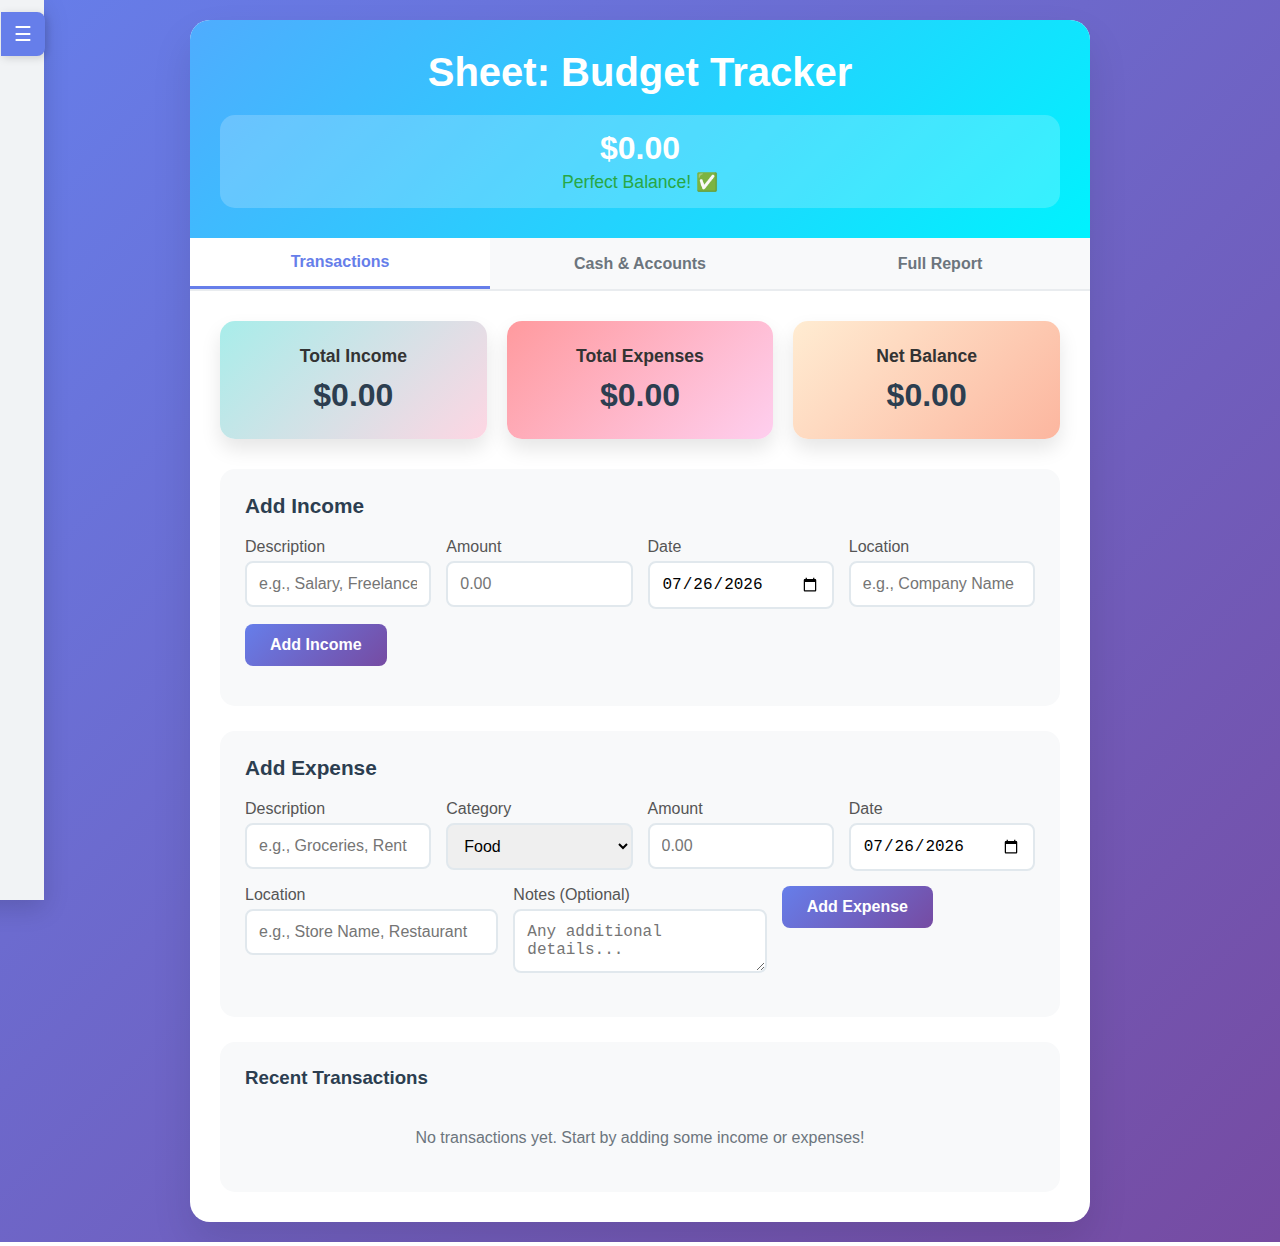
<file: index.html>
<!DOCTYPE html>
<html lang="en">

<head>
    <meta charset="UTF-8" />
    <meta name="viewport" content="width=device-width, initial-scale=1.0" />
    <title>Budget Tracker</title>
    <link rel="stylesheet" href="styles.css" />
</head>

<body>

    <div class="app-layout">
        <!-- Sidebar (starts collapsed but with a visible handle) -->
        <aside id="sidebar" class="collapsed">
            <!-- Handle that hides/shows the sidebar; always attached to the sidebar -->
            <button id="sidebarToggle" class="sidebar-handle" aria-label="Toggle sidebar">☰</button>

            <div class="sidebar-inner">
                <h2>Budgets</h2>

                <ul id="budgetTabs"></ul>

                <div class="sidebar-actions">
                    <button id="addBudgetBtn" class="btn btn-full">+ Add Tab</button>
                    <button id="toggleEditBtn" class="btn btn-full">✏️ Edit Tabs</button>
                </div>
            </div>
        </aside>

        <!-- Main App -->
        <div class="container">

            <!-- Blank state (hidden until no sheets exist) -->
            <div id="blankState" style="display:none; padding:40px; text-align:center; color:#6c757d;">
                <h2 style="margin-bottom:20px;">No sheets available</h2>
                <p style="margin-bottom:20px;">Start by creating a new sheet to track your budget.</p>
                <button class="btn" onclick="addBudget()">+ Add New Sheet</button>
            </div>

            <!-- Full App Content -->
            <div id="appContent">
                <div class="header">
                    <h1 id="sheetTitle">Sheet: Budget Tracker</h1>
                    <div class="balance-check">
                        <div class="balance-amount" id="balanceCheck">$0.00</div>
                        <div class="balance-status" id="balanceStatus">Perfect Balance!</div>
                    </div>
                </div>

                <div class="tabs">
                    <button class="tab active" onclick="switchTab('transactions')">Transactions</button>
                    <button class="tab" onclick="switchTab('accounts')">Cash & Accounts</button>
                    <button class="tab" onclick="switchTab('reports')">Full Report</button>
                </div>

                <!-- Transactions Tab -->
                <div class="tab-content active" id="transactions">
                    <div class="summary-cards">
                        <div class="card income">
                            <h3>Total Income</h3>
                            <div class="amount" id="totalIncome">$0.00</div>
                        </div>
                        <div class="card expenses">
                            <h3>Total Expenses</h3>
                            <div class="amount" id="totalExpenses">$0.00</div>
                        </div>
                        <div class="card">
                            <h3>Net Balance</h3>
                            <div class="amount" id="netBalance">$0.00</div>
                        </div>
                    </div>

                    <div class="input-section">
                        <h3>Add Income</h3>
                        <div class="input-row">
                            <div class="input-group">
                                <label for="incomeDesc">Description</label>
                                <input type="text" id="incomeDesc" placeholder="e.g., Salary, Freelance">
                            </div>
                            <div class="input-group">
                                <label for="incomeAmount">Amount</label>
                                <input type="number" id="incomeAmount" placeholder="0.00" step="0.01">
                            </div>
                            <div class="input-group">
                                <label for="incomeDate">Date</label>
                                <input type="date" id="incomeDate">
                            </div>
                            <div class="input-group">
                                <label for="incomeLocation">Location</label>
                                <input type="text" id="incomeLocation" placeholder="e.g., Company Name">
                            </div>
                            <div class="input-group">
                                <button class="btn" onclick="addIncome()">Add Income</button>
                            </div>
                        </div>
                    </div>

                    <div class="input-section">
                        <h3>Add Expense</h3>
                        <div class="input-row">
                            <div class="input-group">
                                <label for="expenseDesc">Description</label>
                                <input type="text" id="expenseDesc" placeholder="e.g., Groceries, Rent">
                            </div>
                            <div class="input-group">
                                <label for="expenseCategory">Category</label>
                                <select id="expenseCategory">
                                    <option value="Food">Food</option>
                                    <option value="Housing">Housing</option>
                                    <option value="Transportation">Transportation</option>
                                    <option value="Entertainment">Entertainment</option>
                                    <option value="Utilities">Utilities</option>
                                    <option value="Healthcare">Healthcare</option>
                                    <option value="Shopping">Shopping</option>
                                    <option value="Other">Other</option>
                                </select>
                            </div>
                            <div class="input-group">
                                <label for="expenseAmount">Amount</label>
                                <input type="number" id="expenseAmount" placeholder="0.00" step="0.01">
                            </div>
                            <div class="input-group">
                                <label for="expenseDate">Date</label>
                                <input type="date" id="expenseDate">
                            </div>
                        </div>
                        <div class="input-row">
                            <div class="input-group">
                                <label for="expenseLocation">Location</label>
                                <input type="text" id="expenseLocation" placeholder="e.g., Store Name, Restaurant">
                            </div>
                            <div class="input-group">
                                <label for="expenseNotes">Notes (Optional)</label>
                                <textarea id="expenseNotes" placeholder="Any additional details..."></textarea>
                            </div>
                            <div class="input-group">
                                <button class="btn" onclick="addExpense()">Add Expense</button>
                            </div>
                        </div>
                    </div>

                    <div class="transactions-list">
                        <h3 style="color:#2c3e50; margin-bottom:20px;">Recent Transactions</h3>
                        <div id="transactionsList">
                            <p style="text-align:center; color:#6c757d; padding:20px;">No transactions yet. Start by
                                adding some income or expenses!</p>
                        </div>
                    </div>
                </div>

                <!-- Cash & Accounts Tab -->
                <div class="tab-content" id="accounts">
                    <div class="summary-cards">
                        <div class="card cash">
                            <h3>Total Cash & Accounts</h3>
                            <div class="amount" id="totalAccounts">$0.00</div>
                        </div>
                        <div class="card">
                            <h3>Balance Check</h3>
                            <div class="amount" id="balanceCheckAccounts">$0.00</div>
                        </div>
                    </div>

                    <div class="input-section">
                        <h3>Add/Update Account</h3>
                        <div class="input-row">
                            <div class="input-group">
                                <label for="accountName">Account Name</label>
                                <input type="text" id="accountName" placeholder="e.g., Cash Coins, Bank1, Wallet">
                            </div>
                            <div class="input-group">
                                <label for="accountType">Type</label>
                                <select id="accountType">
                                    <option value="Cash">Cash</option>
                                    <option value="Checking">Checking Account</option>
                                    <option value="Savings">Savings Account</option>
                                    <option value="Credit Card">Credit Card</option>
                                    <option value="Investment">Investment</option>
                                    <option value="Other">Other</option>
                                </select>
                            </div>
                            <div class="input-group">
                                <label for="accountAmount">Current Balance</label>
                                <input type="number" id="accountAmount" placeholder="0.00" step="0.01">
                            </div>
                            <div class="input-group">
                                <button class="btn" onclick="addAccount()">Add/Update Account</button>
                            </div>
                        </div>
                    </div>

                    <div class="transactions-list">
                        <h3 style="color:#2c3e50; margin-bottom:20px;">Your Accounts</h3>
                        <div id="accountsList">
                            <p style="text-align:center; color:#6c757d; padding:20px;">No accounts added yet. Start by
                                adding your cash and bank accounts!</p>
                        </div>
                    </div>
                </div>

                <!-- Full Report Tab -->
                <div class="tab-content" id="reports">
                    <div class="report-filters">
                        <div class="input-group">
                            <label for="filterStartDate">From Date</label>
                            <input type="date" id="filterStartDate">
                        </div>
                        <div class="input-group">
                            <label for="filterEndDate">To Date</label>
                            <input type="date" id="filterEndDate">
                        </div>
                        <div class="input-group">
                            <label for="filterCategory">Category</label>
                            <select id="filterCategory">
                                <option value="">All Categories</option>
                                <option value="Income">Income</option>
                                <option value="Food">Food</option>
                                <option value="Housing">Housing</option>
                                <option value="Transportation">Transportation</option>
                                <option value="Entertainment">Entertainment</option>
                                <option value="Utilities">Utilities</option>
                                <option value="Healthcare">Healthcare</option>
                                <option value="Shopping">Shopping</option>
                                <option value="Other">Other</option>
                            </select>
                        </div>
                        <div class="input-group">
                            <button class="btn" onclick="applyFilters()">Apply Filters</button>
                        </div>
                    </div>

                    <div class="transactions-list">
                        <h3 style="color:#2c3e50; margin-bottom:20px;">Detailed Transaction Report</h3>
                        <div id="reportsList">
                            <p style="text-align:center; color:#6c757d; padding:20px;">No transactions to show. Add some
                                transactions first!</p>
                        </div>
                    </div>
                </div>
            </div> <!-- end of appContent -->

        </div> <!-- end of container -->
    </div> <!-- end of app-layout -->

    <!-- Sheet Modal -->
    <div id="sheetModal" class="modal hidden">
        <div class="modal-content">
            <h3>Edit Sheet</h3>
            <div class="input-group">
                <label for="sheetName">Name</label>
                <input type="text" id="sheetName">
            </div>
            <div class="input-group">
                <label>Choose Color</label>
                <div id="colorChoices" class="color-choices"></div>
                <div class="modal-actions">
                    <button id="saveSheetBtn" class="btn">Save</button>
                    <button id="cancelSheetBtn" class="btn btn-danger">Cancel</button>
                </div>
            </div>
        </div>
    </div>

    <script src="app.js"></script>

</body>

</html>
</file>
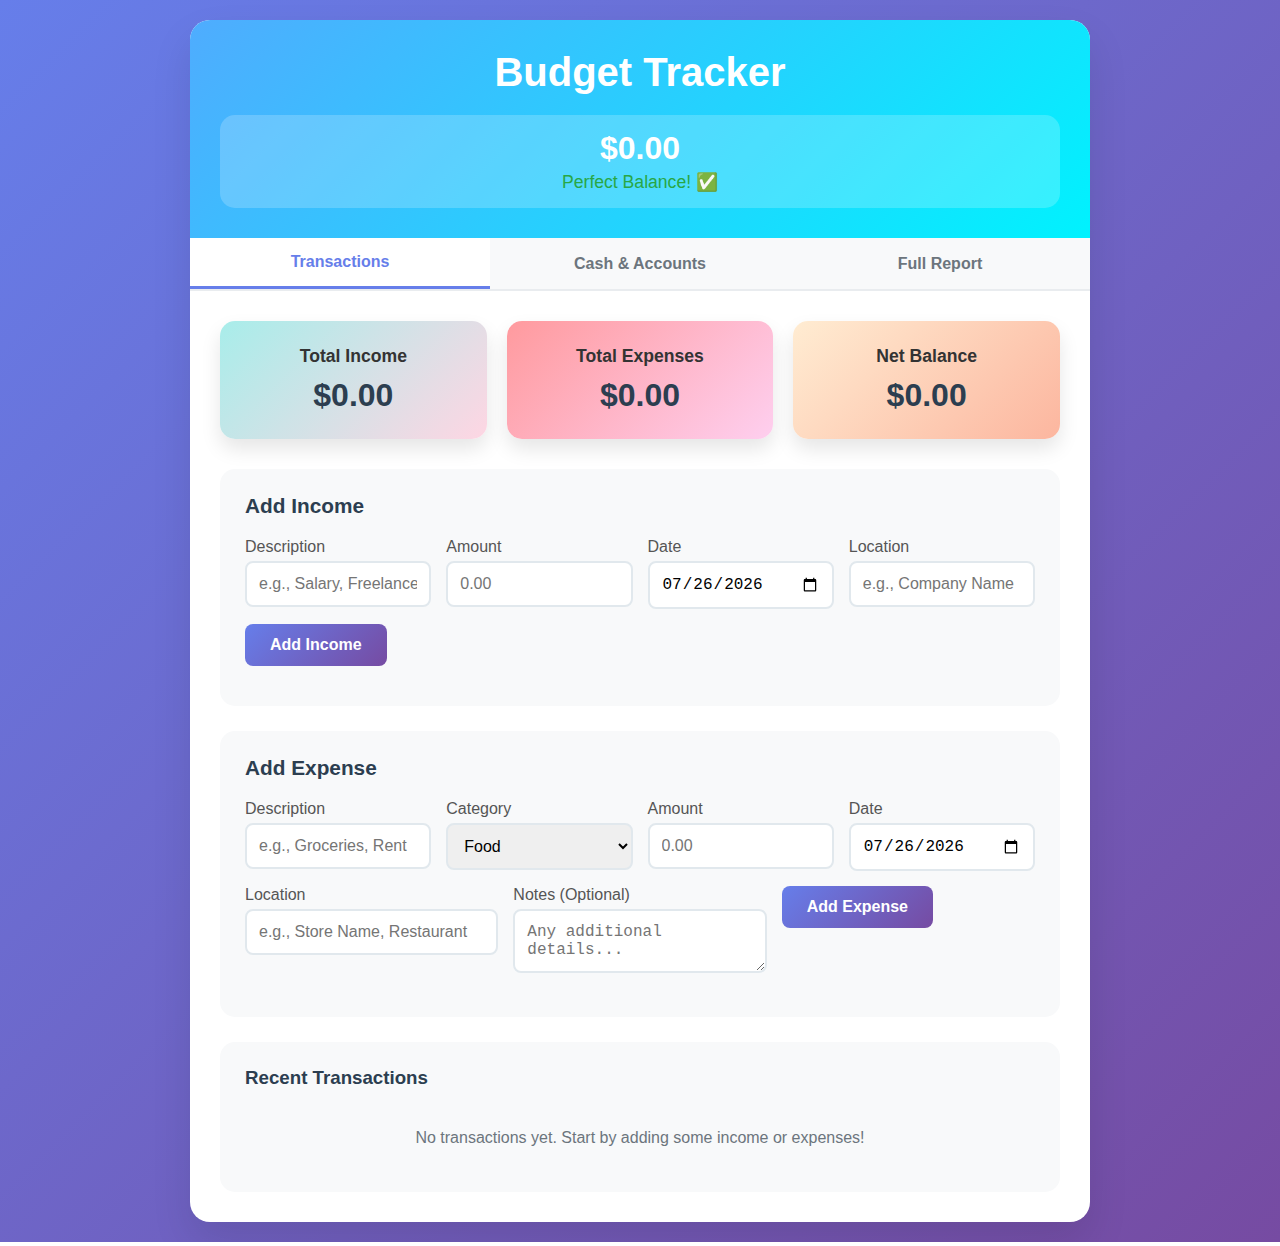
<file: budget_tracker.html>
<!DOCTYPE html>
<html lang="en">
<head>
    <meta charset="UTF-8">
    <meta name="viewport" content="width=device-width, initial-scale=1.0">
    <title>Budget Tracker</title>
    <style>
        * {
            margin: 0;
            padding: 0;
            box-sizing: border-box;
        }
        
        body {
            font-family: -apple-system, BlinkMacSystemFont, 'Segoe UI', Roboto, sans-serif;
            background: linear-gradient(135deg, #667eea 0%, #764ba2 100%);
            min-height: 100vh;
            padding: 20px;
        }
        
        .container {
            max-width: 900px;
            margin: 0 auto;
            background: white;
            border-radius: 20px;
            box-shadow: 0 20px 40px rgba(0,0,0,0.1);
            overflow: hidden;
        }
        
        .header {
            background: linear-gradient(135deg, #4facfe 0%, #00f2fe 100%);
            padding: 30px;
            text-align: center;
            color: white;
        }
        
        .header h1 {
            font-size: 2.5rem;
            font-weight: 700;
            margin-bottom: 10px;
        }
        
        .balance-check {
            background: rgba(255,255,255,0.2);
            padding: 15px;
            border-radius: 15px;
            margin-top: 20px;
        }
        
        .balance-amount {
            font-size: 2rem;
            font-weight: bold;
            margin-bottom: 5px;
        }
        
        .balance-status {
            font-size: 1.1rem;
            font-weight: 500;
        }
        
        .tabs {
            display: flex;
            background: #f8f9fa;
            border-bottom: 2px solid #e9ecef;
        }
        
        .tab {
            flex: 1;
            padding: 15px 20px;
            background: none;
            border: none;
            cursor: pointer;
            font-size: 1rem;
            font-weight: 600;
            color: #6c757d;
            transition: all 0.3s;
        }
        
        .tab.active {
            background: white;
            color: #667eea;
            border-bottom: 3px solid #667eea;
        }
        
        .tab:hover:not(.active) {
            background: #e9ecef;
            color: #495057;
        }
        
        .tab-content {
            display: none;
            padding: 30px;
        }
        
        .tab-content.active {
            display: block;
        }
        
        .summary-cards {
            display: grid;
            grid-template-columns: repeat(auto-fit, minmax(200px, 1fr));
            gap: 20px;
            margin-bottom: 30px;
        }
        
        .card {
            background: linear-gradient(135deg, #ffecd2 0%, #fcb69f 100%);
            padding: 25px;
            border-radius: 15px;
            text-align: center;
            box-shadow: 0 10px 20px rgba(0,0,0,0.1);
        }
        
        .card.income {
            background: linear-gradient(135deg, #a8edea 0%, #fed6e3 100%);
        }
        
        .card.expenses {
            background: linear-gradient(135deg, #ff9a9e 0%, #fecfef 100%);
        }
        
        .card.cash {
            background: linear-gradient(135deg, #ffeaa7 0%, #fab1a0 100%);
        }
        
        .card h3 {
            color: #333;
            margin-bottom: 10px;
            font-size: 1.1rem;
        }
        
        .card .amount {
            font-size: 2rem;
            font-weight: bold;
            color: #2c3e50;
        }
        
        .input-section {
            background: #f8f9fa;
            padding: 25px;
            border-radius: 15px;
            margin-bottom: 25px;
        }
        
        .input-section h3 {
            color: #2c3e50;
            margin-bottom: 20px;
            font-size: 1.3rem;
        }
        
        .input-row {
            display: flex;
            gap: 15px;
            margin-bottom: 15px;
            flex-wrap: wrap;
        }
        
        .input-group {
            flex: 1;
            min-width: 150px;
        }
        
        label {
            display: block;
            margin-bottom: 5px;
            color: #555;
            font-weight: 500;
        }
        
        input[type="text"], input[type="number"], input[type="date"], select, textarea {
            width: 100%;
            padding: 12px;
            border: 2px solid #e1e8ed;
            border-radius: 8px;
            font-size: 1rem;
            transition: border-color 0.3s;
        }
        
        textarea {
            resize: vertical;
            min-height: 60px;
        }
        
        input:focus, select:focus, textarea:focus {
            outline: none;
            border-color: #667eea;
            box-shadow: 0 0 0 3px rgba(102, 126, 234, 0.1);
        }
        
        .btn {
            background: linear-gradient(135deg, #667eea 0%, #764ba2 100%);
            color: white;
            border: none;
            padding: 12px 25px;
            border-radius: 8px;
            cursor: pointer;
            font-size: 1rem;
            font-weight: 600;
            transition: transform 0.2s;
        }
        
        .btn:hover {
            transform: translateY(-2px);
        }
        
        .btn-danger {
            background: linear-gradient(135deg, #dc3545 0%, #c82333 100%);
        }
        
        .transactions-list {
            background: #f8f9fa;
            border-radius: 15px;
            padding: 25px;
        }
        
        .transaction-item, .account-item, .report-item {
            background: white;
            padding: 15px;
            margin-bottom: 10px;
            border-radius: 10px;
            display: flex;
            justify-content: space-between;
            align-items: center;
            box-shadow: 0 2px 5px rgba(0,0,0,0.05);
        }
        
        .transaction-item:last-child, .account-item:last-child, .report-item:last-child {
            margin-bottom: 0;
        }
        
        .transaction-details, .account-details, .report-details {
            flex-grow: 1;
        }
        
        .transaction-description, .account-name, .report-description {
            font-weight: 600;
            color: #2c3e50;
            margin-bottom: 3px;
        }
        
        .transaction-category, .account-type, .report-location {
            color: #6c757d;
            font-size: 0.9rem;
        }
        
        .transaction-amount, .account-amount, .report-amount {
            font-weight: bold;
            font-size: 1.1rem;
        }
        
        .income-amount {
            color: #28a745;
        }
        
        .expense-amount {
            color: #dc3545;
        }
        
        .cash-amount {
            color: #f39c12;
        }
        
        .delete-btn {
            background: #dc3545;
            color: white;
            border: none;
            padding: 8px 12px;
            border-radius: 5px;
            cursor: pointer;
            margin-left: 10px;
            font-size: 0.9rem;
        }
        
        .delete-btn:hover {
            background: #c82333;
        }
        
        .account-grid {
            display: grid;
            grid-template-columns: repeat(auto-fit, minmax(250px, 1fr));
            gap: 15px;
            margin-bottom: 20px;
        }
        
        .report-filters {
            background: white;
            padding: 20px;
            border-radius: 10px;
            margin-bottom: 20px;
            display: flex;
            gap: 15px;
            flex-wrap: wrap;
            align-items: end;
        }
        
        .report-item {
            flex-direction: column;
            align-items: stretch;
        }
        
        .report-header {
            display: flex;
            justify-content: space-between;
            align-items: center;
            margin-bottom: 10px;
        }
        
        .report-details-grid {
            display: grid;
            grid-template-columns: 1fr 1fr;
            gap: 10px;
            font-size: 0.9rem;
        }
        
        .report-notes {
            grid-column: 1 / -1;
            font-style: italic;
            color: #6c757d;
            margin-top: 8px;
        }
        
        @media (max-width: 600px) {
            .input-row, .report-filters {
                flex-direction: column;
            }
            
            .input-group {
                min-width: auto;
            }
            
            .header h1 {
                font-size: 2rem;
            }
            
            .balance-amount {
                font-size: 1.5rem;
            }
            
            .tabs {
                flex-direction: column;
            }
            
            .report-details-grid {
                grid-template-columns: 1fr;
            }
        }
    </style>
</head>
<body>
    <div class="container">
        <div class="header">
            <h1>Budget Tracker</h1>
            <div class="balance-check">
                <div class="balance-amount" id="balanceCheck">$0.00</div>
                <div class="balance-status" id="balanceStatus">Perfect Balance!</div>
            </div>
        </div>
        
        <div class="tabs">
            <button class="tab active" onclick="switchTab('transactions')">Transactions</button>
            <button class="tab" onclick="switchTab('accounts')">Cash & Accounts</button>
            <button class="tab" onclick="switchTab('reports')">Full Report</button>
        </div>
        
        <!-- Transactions Tab -->
        <div class="tab-content active" id="transactions">
            <div class="summary-cards">
                <div class="card income">
                    <h3>Total Income</h3>
                    <div class="amount" id="totalIncome">$0.00</div>
                </div>
                <div class="card expenses">
                    <h3>Total Expenses</h3>
                    <div class="amount" id="totalExpenses">$0.00</div>
                </div>
                <div class="card">
                    <h3>Net Balance</h3>
                    <div class="amount" id="netBalance">$0.00</div>
                </div>
            </div>
            
            <div class="input-section">
                <h3>Add Income</h3>
                <div class="input-row">
                    <div class="input-group">
                        <label for="incomeDesc">Description</label>
                        <input type="text" id="incomeDesc" placeholder="e.g., Salary, Freelance">
                    </div>
                    <div class="input-group">
                        <label for="incomeAmount">Amount</label>
                        <input type="number" id="incomeAmount" placeholder="0.00" step="0.01">
                    </div>
                    <div class="input-group">
                        <label for="incomeDate">Date</label>
                        <input type="date" id="incomeDate">
                    </div>
                    <div class="input-group">
                        <label for="incomeLocation">Location</label>
                        <input type="text" id="incomeLocation" placeholder="e.g., Company Name">
                    </div>
                    <div class="input-group">
                        <button class="btn" onclick="addIncome()">Add Income</button>
                    </div>
                </div>
            </div>
            
            <div class="input-section">
                <h3>Add Expense</h3>
                <div class="input-row">
                    <div class="input-group">
                        <label for="expenseDesc">Description</label>
                        <input type="text" id="expenseDesc" placeholder="e.g., Groceries, Rent">
                    </div>
                    <div class="input-group">
                        <label for="expenseCategory">Category</label>
                        <select id="expenseCategory">
                            <option value="Food">Food</option>
                            <option value="Housing">Housing</option>
                            <option value="Transportation">Transportation</option>
                            <option value="Entertainment">Entertainment</option>
                            <option value="Utilities">Utilities</option>
                            <option value="Healthcare">Healthcare</option>
                            <option value="Shopping">Shopping</option>
                            <option value="Other">Other</option>
                        </select>
                    </div>
                    <div class="input-group">
                        <label for="expenseAmount">Amount</label>
                        <input type="number" id="expenseAmount" placeholder="0.00" step="0.01">
                    </div>
                    <div class="input-group">
                        <label for="expenseDate">Date</label>
                        <input type="date" id="expenseDate">
                    </div>
                </div>
                <div class="input-row">
                    <div class="input-group">
                        <label for="expenseLocation">Location</label>
                        <input type="text" id="expenseLocation" placeholder="e.g., Store Name, Restaurant">
                    </div>
                    <div class="input-group">
                        <label for="expenseNotes">Notes (Optional)</label>
                        <textarea id="expenseNotes" placeholder="Any additional details..."></textarea>
                    </div>
                    <div class="input-group">
                        <button class="btn" onclick="addExpense()">Add Expense</button>
                    </div>
                </div>
            </div>
            
            <div class="transactions-list">
                <h3 style="color: #2c3e50; margin-bottom: 20px;">Recent Transactions</h3>
                <div id="transactionsList">
                    <p style="text-align: center; color: #6c757d; padding: 20px;">No transactions yet. Start by adding some income or expenses!</p>
                </div>
            </div>
        </div>
        
        <!-- Cash & Accounts Tab -->
        <div class="tab-content" id="accounts">
            <div class="summary-cards">
                <div class="card cash">
                    <h3>Total Cash & Accounts</h3>
                    <div class="amount" id="totalAccounts">$0.00</div>
                </div>
                <div class="card">
                    <h3>Balance Check</h3>
                    <div class="amount" id="balanceCheckAccounts">$0.00</div>
                </div>
            </div>
            
            <div class="input-section">
                <h3>Add/Update Account</h3>
                <div class="input-row">
                    <div class="input-group">
                        <label for="accountName">Account Name</label>
                        <input type="text" id="accountName" placeholder="e.g., Cash Coins, Bank1, Wallet">
                    </div>
                    <div class="input-group">
                        <label for="accountType">Type</label>
                        <select id="accountType">
                            <option value="Cash">Cash</option>
                            <option value="Checking">Checking Account</option>
                            <option value="Savings">Savings Account</option>
                            <option value="Credit Card">Credit Card</option>
                            <option value="Investment">Investment</option>
                            <option value="Other">Other</option>
                        </select>
                    </div>
                    <div class="input-group">
                        <label for="accountAmount">Current Balance</label>
                        <input type="number" id="accountAmount" placeholder="0.00" step="0.01">
                    </div>
                    <div class="input-group">
                        <button class="btn" onclick="addAccount()">Add/Update Account</button>
                    </div>
                </div>
            </div>
            
            <div class="transactions-list">
                <h3 style="color: #2c3e50; margin-bottom: 20px;">Your Accounts</h3>
                <div id="accountsList">
                    <p style="text-align: center; color: #6c757d; padding: 20px;">No accounts added yet. Start by adding your cash and bank accounts!</p>
                </div>
            </div>
        </div>
        
        <!-- Full Report Tab -->
        <div class="tab-content" id="reports">
            <div class="report-filters">
                <div class="input-group">
                    <label for="filterStartDate">From Date</label>
                    <input type="date" id="filterStartDate">
                </div>
                <div class="input-group">
                    <label for="filterEndDate">To Date</label>
                    <input type="date" id="filterEndDate">
                </div>
                <div class="input-group">
                    <label for="filterCategory">Category</label>
                    <select id="filterCategory">
                        <option value="">All Categories</option>
                        <option value="Income">Income</option>
                        <option value="Food">Food</option>
                        <option value="Housing">Housing</option>
                        <option value="Transportation">Transportation</option>
                        <option value="Entertainment">Entertainment</option>
                        <option value="Utilities">Utilities</option>
                        <option value="Healthcare">Healthcare</option>
                        <option value="Shopping">Shopping</option>
                        <option value="Other">Other</option>
                    </select>
                </div>
                <div class="input-group">
                    <button class="btn" onclick="applyFilters()">Apply Filters</button>
                </div>
            </div>
            
            <div class="transactions-list">
                <h3 style="color: #2c3e50; margin-bottom: 20px;">Detailed Transaction Report</h3>
                <div id="reportsList">
                    <p style="text-align: center; color: #6c757d; padding: 20px;">No transactions to show. Add some transactions first!</p>
                </div>
            </div>
        </div>
    </div>

    <script>
        // Data storage
        let transactions = [];
        let accounts = [];
        
        // Initialize dates to today
        document.getElementById('incomeDate').value = new Date().toISOString().split('T')[0];
        document.getElementById('expenseDate').value = new Date().toISOString().split('T')[0];
        
        // Tab switching
        function switchTab(tabName) {
            // Hide all tab contents
            document.querySelectorAll('.tab-content').forEach(content => {
                content.classList.remove('active');
            });
            
            // Remove active class from all tabs
            document.querySelectorAll('.tab').forEach(tab => {
                tab.classList.remove('active');
            });
            
            // Show selected tab content
            document.getElementById(tabName).classList.add('active');
            
            // Add active class to clicked tab
            event.target.classList.add('active');
            
            // Update displays
            if (tabName === 'accounts') {
                updateAccountsDisplay();
            } else if (tabName === 'reports') {
                updateReportsDisplay();
            }
        }
        
        // Add income function
        function addIncome() {
            const description = document.getElementById('incomeDesc').value;
            const amount = parseFloat(document.getElementById('incomeAmount').value);
            const date = document.getElementById('incomeDate').value;
            const location = document.getElementById('incomeLocation').value;
            
            if (description && amount > 0 && date) {
                const transaction = {
                    id: Date.now(),
                    type: 'income',
                    description: description,
                    amount: amount,
                    category: 'Income',
                    date: date,
                    location: location || 'Not specified',
                    notes: ''
                };
                
                transactions.push(transaction);
                
                // Clear fields
                document.getElementById('incomeDesc').value = '';
                document.getElementById('incomeAmount').value = '';
                document.getElementById('incomeLocation').value = '';
                
                updateDisplay();
            } else {
                alert('Please enter description, amount, and date!');
            }
        }
        
        // Add expense function
        function addExpense() {
            const description = document.getElementById('expenseDesc').value;
            const category = document.getElementById('expenseCategory').value;
            const amount = parseFloat(document.getElementById('expenseAmount').value);
            const date = document.getElementById('expenseDate').value;
            const location = document.getElementById('expenseLocation').value;
            const notes = document.getElementById('expenseNotes').value;
            
            if (description && amount > 0 && date) {
                const transaction = {
                    id: Date.now(),
                    type: 'expense',
                    description: description,
                    amount: amount,
                    category: category,
                    date: date,
                    location: location || 'Not specified',
                    notes: notes || ''
                };
                
                transactions.push(transaction);
                
                // Clear fields
                document.getElementById('expenseDesc').value = '';
                document.getElementById('expenseAmount').value = '';
                document.getElementById('expenseLocation').value = '';
                document.getElementById('expenseNotes').value = '';
                
                updateDisplay();
            } else {
                alert('Please enter description, amount, and date!');
            }
        }
        
        // Add/Update account function
        function addAccount() {
            const name = document.getElementById('accountName').value;
            const type = document.getElementById('accountType').value;
            const amount = parseFloat(document.getElementById('accountAmount').value);
            
            if (name && !isNaN(amount)) {
                // Check if account already exists
                const existingIndex = accounts.findIndex(acc => acc.name.toLowerCase() === name.toLowerCase());
                
                if (existingIndex !== -1) {
                    // Update existing account
                    accounts[existingIndex].amount = amount;
                    accounts[existingIndex].type = type;
                } else {
                    // Add new account
                    const account = {
                        id: Date.now(),
                        name: name,
                        type: type,
                        amount: amount
                    };
                    accounts.push(account);
                }
                
                // Clear fields
                document.getElementById('accountName').value = '';
                document.getElementById('accountAmount').value = '';
                
                updateAccountsDisplay();
                updateDisplay(); // Update balance check
            } else {
                alert('Please enter account name and amount!');
            }
        }
        
        // Delete functions
        function deleteTransaction(id) {
            transactions = transactions.filter(transaction => transaction.id !== id);
            updateDisplay();
            updateReportsDisplay();
        }
        
        function deleteAccount(id) {
            accounts = accounts.filter(account => account.id !== id);
            updateAccountsDisplay();
            updateDisplay();
        }
        
        // Update main display
        function updateDisplay() {
            let totalIncome = 0;
            let totalExpenses = 0;
            
            transactions.forEach(transaction => {
                if (transaction.type === 'income') {
                    totalIncome += transaction.amount;
                } else {
                    totalExpenses += transaction.amount;
                }
            });
            
            const netBalance = totalIncome - totalExpenses;
            
            // Calculate total from accounts
            const totalAccountBalance = accounts.reduce((sum, account) => sum + account.amount, 0);
            
            // Update displays
            document.getElementById('totalIncome').textContent = '$' + totalIncome.toFixed(2);
            document.getElementById('totalExpenses').textContent = '$' + totalExpenses.toFixed(2);
            document.getElementById('netBalance').textContent = '$' + netBalance.toFixed(2);
            
            // Balance check: Compare calculated balance with actual account balances
            const balanceCheck = totalAccountBalance - netBalance;
            document.getElementById('balanceCheck').textContent = '$' + balanceCheck.toFixed(2);
            
            const balanceStatusElement = document.getElementById('balanceStatus');
            if (Math.abs(balanceCheck) < 0.01) { // Account for floating point precision
                balanceStatusElement.textContent = 'Perfect Balance! ✅';
                balanceStatusElement.style.color = '#28a745';
            } else {
                balanceStatusElement.textContent = `Difference: $${Math.abs(balanceCheck).toFixed(2)} ${balanceCheck > 0 ? 'extra' : 'missing'} 🔍`;
                balanceStatusElement.style.color = '#dc3545';
            }
            
            updateTransactionsList();
        }
        
        // Update accounts display
        function updateAccountsDisplay() {
            const totalAccountBalance = accounts.reduce((sum, account) => sum + account.amount, 0);
            document.getElementById('totalAccounts').textContent = '$' + totalAccountBalance.toFixed(2);
            
            // Balance check for accounts tab
            let totalIncome = 0;
            let totalExpenses = 0;
            transactions.forEach(transaction => {
                if (transaction.type === 'income') {
                    totalIncome += transaction.amount;
                } else {
                    totalExpenses += transaction.amount;
                }
            });
            const netBalance = totalIncome - totalExpenses;
            const balanceCheck = totalAccountBalance - netBalance;
            document.getElementById('balanceCheckAccounts').textContent = '$' + balanceCheck.toFixed(2);
            
            // Update accounts list
            const listElement = document.getElementById('accountsList');
            
            if (accounts.length === 0) {
                listElement.innerHTML = '<p style="text-align: center; color: #6c757d; padding: 20px;">No accounts added yet. Start by adding your cash and bank accounts!</p>';
                return;
            }
            
            listElement.innerHTML = '';
            
            accounts.forEach(account => {
                const item = document.createElement('div');
                item.className = 'account-item';
                
                item.innerHTML = `
                    <div class="account-details">
                        <div class="account-name">${account.name}</div>
                        <div class="account-type">${account.type}</div>
                    </div>
                    <div>
                        <span class="account-amount cash-amount">$${account.amount.toFixed(2)}</span>
                        <button class="delete-btn" onclick="deleteAccount(${account.id})">×</button>
                    </div>
                `;
                
                listElement.appendChild(item);
            });
        }
        
        // Update transactions list
        function updateTransactionsList() {
            const listElement = document.getElementById('transactionsList');
            
            if (transactions.length === 0) {
                listElement.innerHTML = '<p style="text-align: center; color: #6c757d; padding: 20px;">No transactions yet. Start by adding some income or expenses!</p>';
                return;
            }
            
            const sortedTransactions = transactions.slice().sort((a, b) => new Date(b.date) - new Date(a.date));
            listElement.innerHTML = '';
            
            sortedTransactions.forEach(transaction => {
                const item = document.createElement('div');
                item.className = 'transaction-item';
                
                const amountClass = transaction.type === 'income' ? 'income-amount' : 'expense-amount';
                const amountPrefix = transaction.type === 'income' ? '+' : '-';
                
                item.innerHTML = `
                    <div class="transaction-details">
                        <div class="transaction-description">${transaction.description}</div>
                        <div class="transaction-category">${transaction.category} • ${new Date(transaction.date).toLocaleDateString()}</div>
                    </div>
                    <div>
                        <span class="transaction-amount ${amountClass}">${amountPrefix}$${transaction.amount.toFixed(2)}</span>
                        <button class="delete-btn" onclick="deleteTransaction(${transaction.id})">×</button>
                    </div>
                `;
                
                listElement.appendChild(item);
            });
        }
        
        // Update reports display
        function updateReportsDisplay() {
            applyFilters(); // Apply current filters when switching to reports tab
        }
        
        // Apply filters to reports
        function applyFilters() {
            const startDate = document.getElementById('filterStartDate').value;
            const endDate = document.getElementById('filterEndDate').value;
            const category = document.getElementById('filterCategory').value;
            
            let filteredTransactions = transactions.slice();
            
            // Apply date filters
            if (startDate) {
                filteredTransactions = filteredTransactions.filter(t => t.date >= startDate);
            }
            if (endDate) {
                filteredTransactions = filteredTransactions.filter(t => t.date <= endDate);
            }
            
            // Apply category filter
            if (category) {
                filteredTransactions = filteredTransactions.filter(t => t.category === category);
            }
            
            // Sort by date (newest first)
            filteredTransactions.sort((a, b) => new Date(b.date) - new Date(a.date));
            
            const listElement = document.getElementById('reportsList');
            
            if (filteredTransactions.length === 0) {
                listElement.innerHTML = '<p style="text-align: center; color: #6c757d; padding: 20px;">No transactions match the selected filters.</p>';
                return;
            }
            
            listElement.innerHTML = '';
            
            filteredTransactions.forEach(transaction => {
                const item = document.createElement('div');
                item.className = 'report-item';
                
                const amountClass = transaction.type === 'income' ? 'income-amount' : 'expense-amount';
                const amountPrefix = transaction.type === 'income' ? '+' : '-';
                
                item.innerHTML = `
                    <div class="report-header">
                        <div class="report-description">${transaction.description}</div>
                        <span class="report-amount ${amountClass}">${amountPrefix}${transaction.amount.toFixed(2)}</span>
                    </div>
                    <div class="report-details-grid">
                        <div><strong>Date:</strong> ${new Date(transaction.date).toLocaleDateString()}</div>
                        <div><strong>Category:</strong> ${transaction.category}</div>
                        <div><strong>Location:</strong> ${transaction.location}</div>
                        <div><strong>Type:</strong> ${transaction.type.charAt(0).toUpperCase() + transaction.type.slice(1)}</div>
                        ${transaction.notes ? `<div class="report-notes"><strong>Notes:</strong> ${transaction.notes}</div>` : ''}
                    </div>
                `;
                
                listElement.appendChild(item);
            });
        }
        
        // Initialize the app
        updateDisplay();
        updateAccountsDisplay();
    </script>
</body>
</html>
</file>
<file: styles.css>
/* Reset & Base */
* {
    margin: 0;
    padding: 0;
    box-sizing: border-box;
}

body {
    font-family: -apple-system, BlinkMacSystemFont, 'Segoe UI', Roboto, sans-serif;
    background: linear-gradient(135deg, #667eea 0%, #764ba2 100%);
    min-height: 100vh;
    padding: 20px;
}

:root {
    --sidebar-width: 260px;
    --sidebar-handle: 44px;
}

/* Layout */
.container {
    max-width: 900px;
    margin: 0 auto;
    background: white;
    border-radius: 20px;
    box-shadow: 0 20px 40px rgba(0, 0, 0, 0.1);
    overflow: hidden;
}

.header {
    background: linear-gradient(135deg, #4facfe 0%, #00f2fe 100%);
    padding: 30px;
    text-align: center;
    color: white;
}

.header h1 {
    font-size: 2.5rem;
    font-weight: 700;
    margin-bottom: 10px;
}

.balance-check {
    background: rgba(255, 255, 255, 0.2);
    padding: 15px;
    border-radius: 15px;
    margin-top: 20px;
}

.balance-amount {
    font-size: 2rem;
    font-weight: bold;
    margin-bottom: 5px;
}

.balance-status {
    font-size: 1.1rem;
    font-weight: 500;
}

.tabs {
    display: flex;
    background: #f8f9fa;
    border-bottom: 2px solid #e9ecef;
}

.tab {
    flex: 1;
    padding: 15px 20px;
    background: none;
    border: none;
    cursor: pointer;
    font-size: 1rem;
    font-weight: 600;
    color: #6c757d;
    transition: all .3s;
}

.tab.active {
    background: white;
    color: #667eea;
    border-bottom: 3px solid #667eea;
}

.tab:hover:not(.active) {
    background: #e9ecef;
    color: #495057;
}

.tab-content {
    display: none;
    padding: 30px;
}

.tab-content.active {
    display: block;
}

.summary-cards {
    display: grid;
    grid-template-columns: repeat(auto-fit, minmax(200px, 1fr));
    gap: 20px;
    margin-bottom: 30px;
}

.card {
    background: linear-gradient(135deg, #ffecd2 0%, #fcb69f 100%);
    padding: 25px;
    border-radius: 15px;
    text-align: center;
    box-shadow: 0 10px 20px rgba(0, 0, 0, 0.1);
}

.card.income {
    background: linear-gradient(135deg, #a8edea 0%, #fed6e3 100%);
}

.card.expenses {
    background: linear-gradient(135deg, #ff9a9e 0%, #fecfef 100%);
}

.card.cash {
    background: linear-gradient(135deg, #ffeaa7 0%, #fab1a0 100%);
}

.card h3 {
    color: #333;
    margin-bottom: 10px;
    font-size: 1.1rem;
}

.card .amount {
    font-size: 2rem;
    font-weight: bold;
    color: #2c3e50;
}

.input-section {
    background: #f8f9fa;
    padding: 25px;
    border-radius: 15px;
    margin-bottom: 25px;
}

.input-section h3 {
    color: #2c3e50;
    margin-bottom: 20px;
    font-size: 1.3rem;
}

.input-row {
    display: flex;
    gap: 15px;
    margin-bottom: 15px;
    flex-wrap: wrap;
}

.input-group {
    flex: 1;
    min-width: 150px;
}

label {
    display: block;
    margin-bottom: 5px;
    color: #555;
    font-weight: 500;
}

input[type="text"],
input[type="number"],
input[type="date"],
select,
textarea {
    width: 100%;
    padding: 12px;
    border: 2px solid #e1e8ed;
    border-radius: 8px;
    font-size: 1rem;
    transition: border-color .3s;
}

textarea {
    resize: vertical;
    min-height: 60px;
}

input:focus,
select:focus,
textarea:focus {
    outline: none;
    border-color: #667eea;
    box-shadow: 0 0 0 3px rgba(102, 126, 234, 0.1);
}

.btn {
    background: linear-gradient(135deg, #667eea 0%, #764ba2 100%);
    color: white;
    border: none;
    padding: 12px 25px;
    border-radius: 8px;
    cursor: pointer;
    font-size: 1rem;
    font-weight: 600;
    transition: transform .2s;
}

.btn:hover {
    transform: translateY(-2px);
}

.btn-danger {
    background: linear-gradient(135deg, #dc3545 0%, #c82333 100%);
}

.btn-full {
    width: 100%;
}

.transactions-list {
    background: #f8f9fa;
    border-radius: 15px;
    padding: 25px;
}

.transaction-item,
.account-item,
.report-item {
    background: white;
    padding: 15px;
    margin-bottom: 10px;
    border-radius: 10px;
    display: flex;
    justify-content: space-between;
    align-items: center;
    box-shadow: 0 2px 5px rgba(0, 0, 0, 0.05);
}

.transaction-item:last-child,
.account-item:last-child,
.report-item:last-child {
    margin-bottom: 0;
}

.transaction-details,
.account-details,
.report-details {
    flex-grow: 1;
}

.transaction-description,
.account-name,
.report-description {
    font-weight: 600;
    color: #2c3e50;
    margin-bottom: 3px;
}

.transaction-category,
.account-type,
.report-location {
    color: #6c757d;
    font-size: .9rem;
}

.transaction-amount,
.account-amount,
.report-amount {
    font-weight: bold;
    font-size: 1.1rem;
}

.income-amount {
    color: #28a745;
}

.expense-amount {
    color: #dc3545;
}

.cash-amount {
    color: #f39c12;
}

.delete-btn {
    background: #dc3545;
    color: white;
    border: none;
    padding: 8px 12px;
    border-radius: 5px;
    cursor: pointer;
    margin-left: 10px;
    font-size: .9rem;
}

.delete-btn:hover {
    background: #c82333;
}

.account-grid {
    display: grid;
    grid-template-columns: repeat(auto-fit, minmax(250px, 1fr));
    gap: 15px;
    margin-bottom: 20px;
}

.report-filters {
    background: white;
    padding: 20px;
    border-radius: 10px;
    margin-bottom: 20px;
    display: flex;
    gap: 15px;
    flex-wrap: wrap;
    align-items: end;
}

.report-item {
    flex-direction: column;
    align-items: stretch;
}

.report-header {
    display: flex;
    justify-content: space-between;
    align-items: center;
    margin-bottom: 10px;
}

.report-details-grid {
    display: grid;
    grid-template-columns: 1fr 1fr;
    gap: 10px;
    font-size: .9rem;
}

.report-notes {
    grid-column: 1/-1;
    font-style: italic;
    color: #6c757d;
    margin-top: 8px;
}

@media (max-width: 600px) {

    .input-row,
    .report-filters {
        flex-direction: column;
    }

    .input-group {
        min-width: auto;
    }

    .header h1 {
        font-size: 2rem;
    }

    .balance-amount {
        font-size: 1.5rem;
    }

    .tabs {
        flex-direction: column;
    }

    .report-details-grid {
        grid-template-columns: 1fr;
    }
}

/* Sidebar */
.app-layout {
    position: relative;
}

/* Sidebar base */
#sidebar {
    position: fixed;
    top: 0;
    left: 0;
    height: 100vh;
    width: var(--sidebar-width);
    background: #f1f3f5;
    box-shadow: 0 8px 24px rgba(0, 0, 0, 0.15);
    z-index: 1000;
    transition: transform .3s ease;
    transform: translateX(0);
    /* open state */
}

/* Collapsed leaves a slim handle visible so you can reopen */
#sidebar.collapsed {
    transform: translateX(calc(-100% + var(--sidebar-handle)));
}

#sidebar.collapsed .sidebar-inner {
    display: none;
}

/* Sidebar content area */
.sidebar-inner {
    padding: 20px 16px 16px 16px;
    overflow-y: auto;
    height: 100%;
}

/* Handle button that sits on the right edge of the sidebar itself */
.sidebar-handle {
    position: absolute;
    top: 12px;
    right: -1px;
    width: var(--sidebar-handle);
    height: var(--sidebar-handle);
    border: none;
    border-top-right-radius: 8px;
    border-bottom-right-radius: 8px;
    background: #667eea;
    color: white;
    font-size: 20px;
    cursor: pointer;
    box-shadow: 2px 2px 8px rgba(0, 0, 0, 0.15);
}

/* Tabs list in sidebar */
#budgetTabs {
    list-style: none;
    margin: 12px 0 16px 0;
    padding: 0;
}

#budgetTabs li {
    background: white;
    padding: 10px 10px;
    border-radius: 8px;
    margin-bottom: 10px;
    cursor: pointer;
    display: flex;
    align-items: center;
    justify-content: space-between;
    gap: 8px;
}

#budgetTabs li.active {
    font-weight: 600;
    opacity: 0.9;
}


/* Modal Styles */
.modal {
    position: fixed;
    top: 0;
    left: 0;
    width: 100%;
    height: 100%;
    background: rgba(0, 0, 0, 0.5);
    display: flex;
    justify-content: center;
    align-items: center;
    z-index: 2000;
}

.modal.hidden {
    display: none;
}

.modal-content {
    background: white;
    padding: 20px;
    border-radius: 12px;
    width: 300px;
    max-width: 90%;
    box-shadow: 0 10px 20px rgba(0, 0, 0, 0.2);
}

.modal-content h3 {
    margin-bottom: 15px;
    color: #2c3e50;
}

.modal-actions {
    display: flex;
    justify-content: flex-end;
    gap: 10px;
    margin-top: 15px;
}

/* Color circle choices */
.color-choices {
    display: flex;
    flex-wrap: wrap;
    gap: 10px;
    margin-top: 8px;
}

.color-circle {
    width: 28px;
    height: 28px;
    border-radius: 50%;
    border: 2px solid #ddd;
    cursor: pointer;
    transition: transform 0.2s, border-color 0.2s;
}

.color-circle.selected {
    border-color: #333;
    transform: scale(1.1);
}

.sidebar-actions {
    display: flex;
    gap: 10px;
    margin-top: 10px;
}

.sidebar-actions .btn {
    flex: 1;
    padding: 10px;
    font-size: 0.9rem;
}

#budgetTabs li.drag-over {
    border: 2px dashed #667eea;
}

.icon-wrapper {
    display: flex;
    align-items: center;
    gap: 6px;
}

.icon-btn,
.drag-handle {
    border: none;
    background: transparent;
    cursor: pointer;
    font-size: 16px;
    line-height: 1;
    padding: 4px;
}

.drag-handle {
    cursor: grab;
}

.drag-handle:active {
    cursor: grabbing;
}

/* Mobile responsive sidebar */
@media (max-width: 768px) {
    #sidebar {
        width: 80%;
        max-width: 300px;
        transform: translateX(-100%);
    }

    #sidebar.collapsed {
        transform: translateX(-100%);
    }

    #sidebar:not(.collapsed) {
        transform: translateX(0);
    }

    /* Main container takes full width on mobile */
    .container {
        margin-left: 0 !important;
        max-width: 100%;
    }
}
</file>
